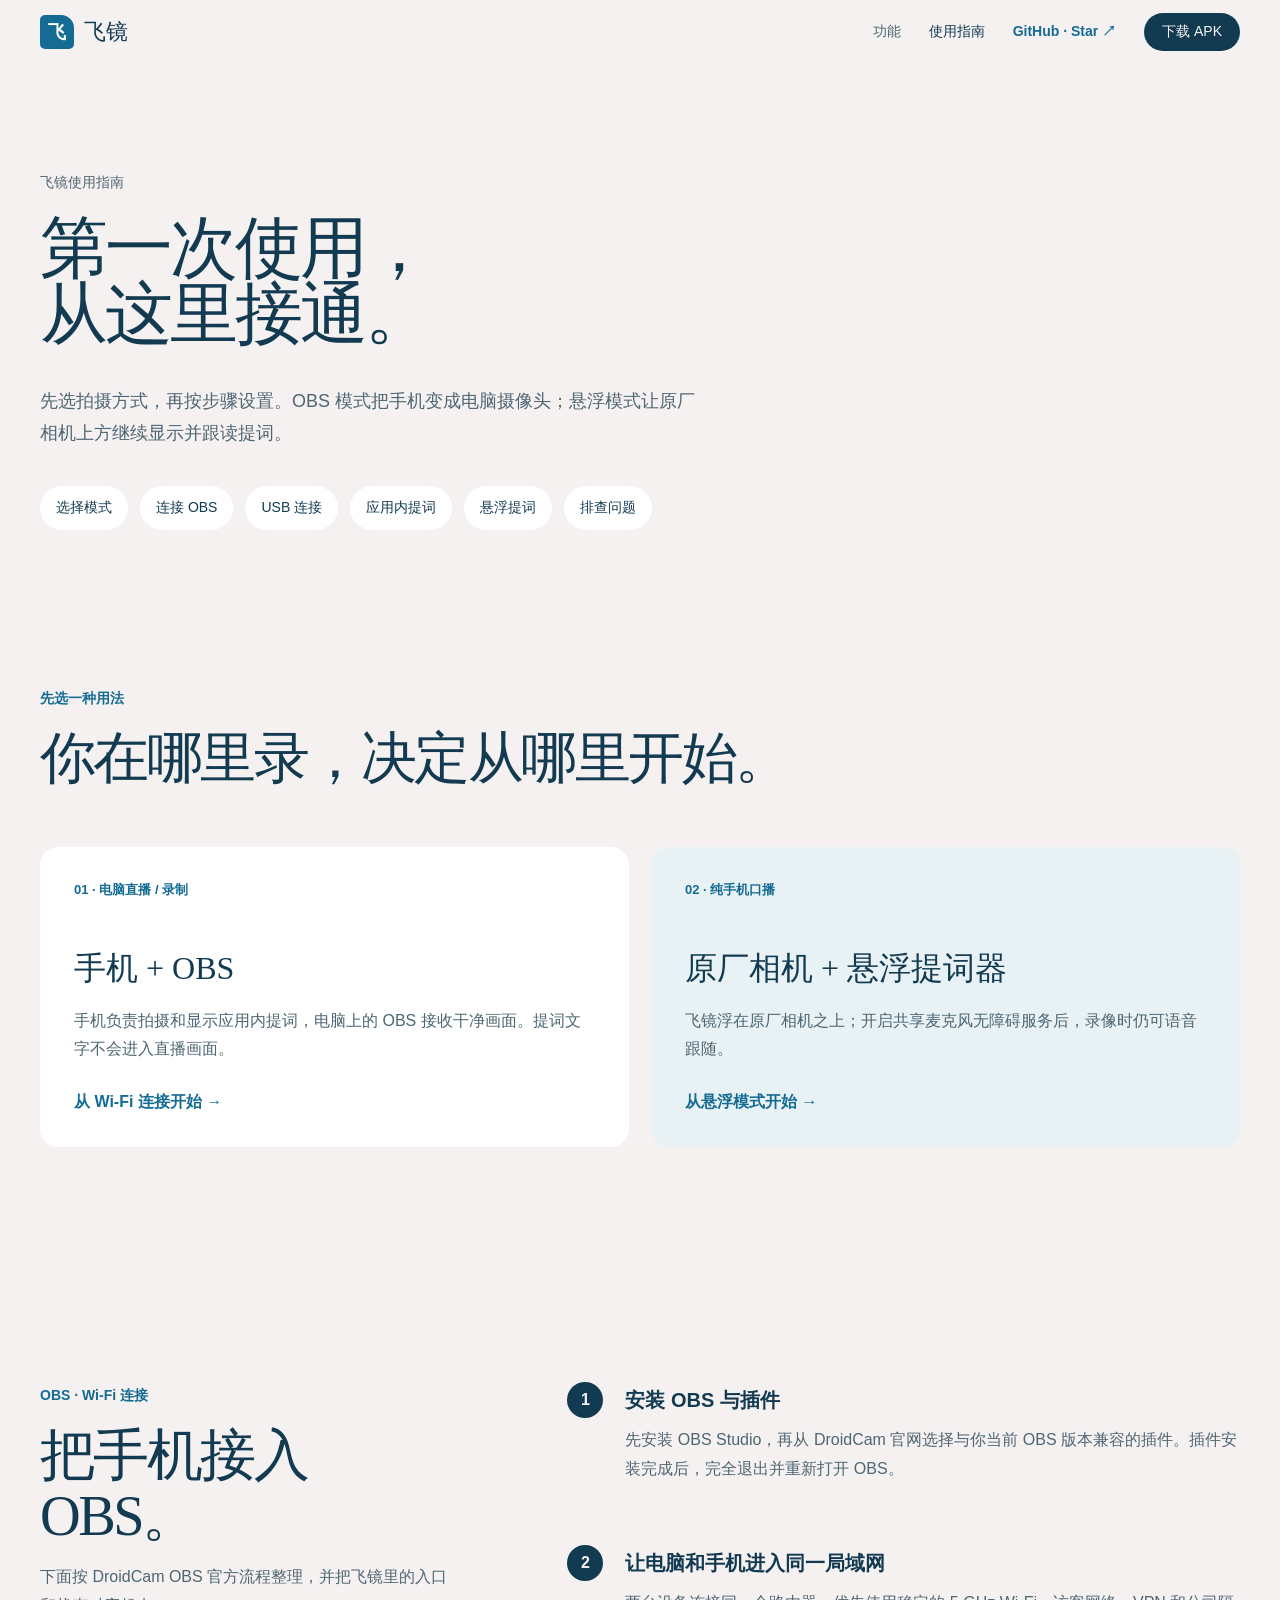
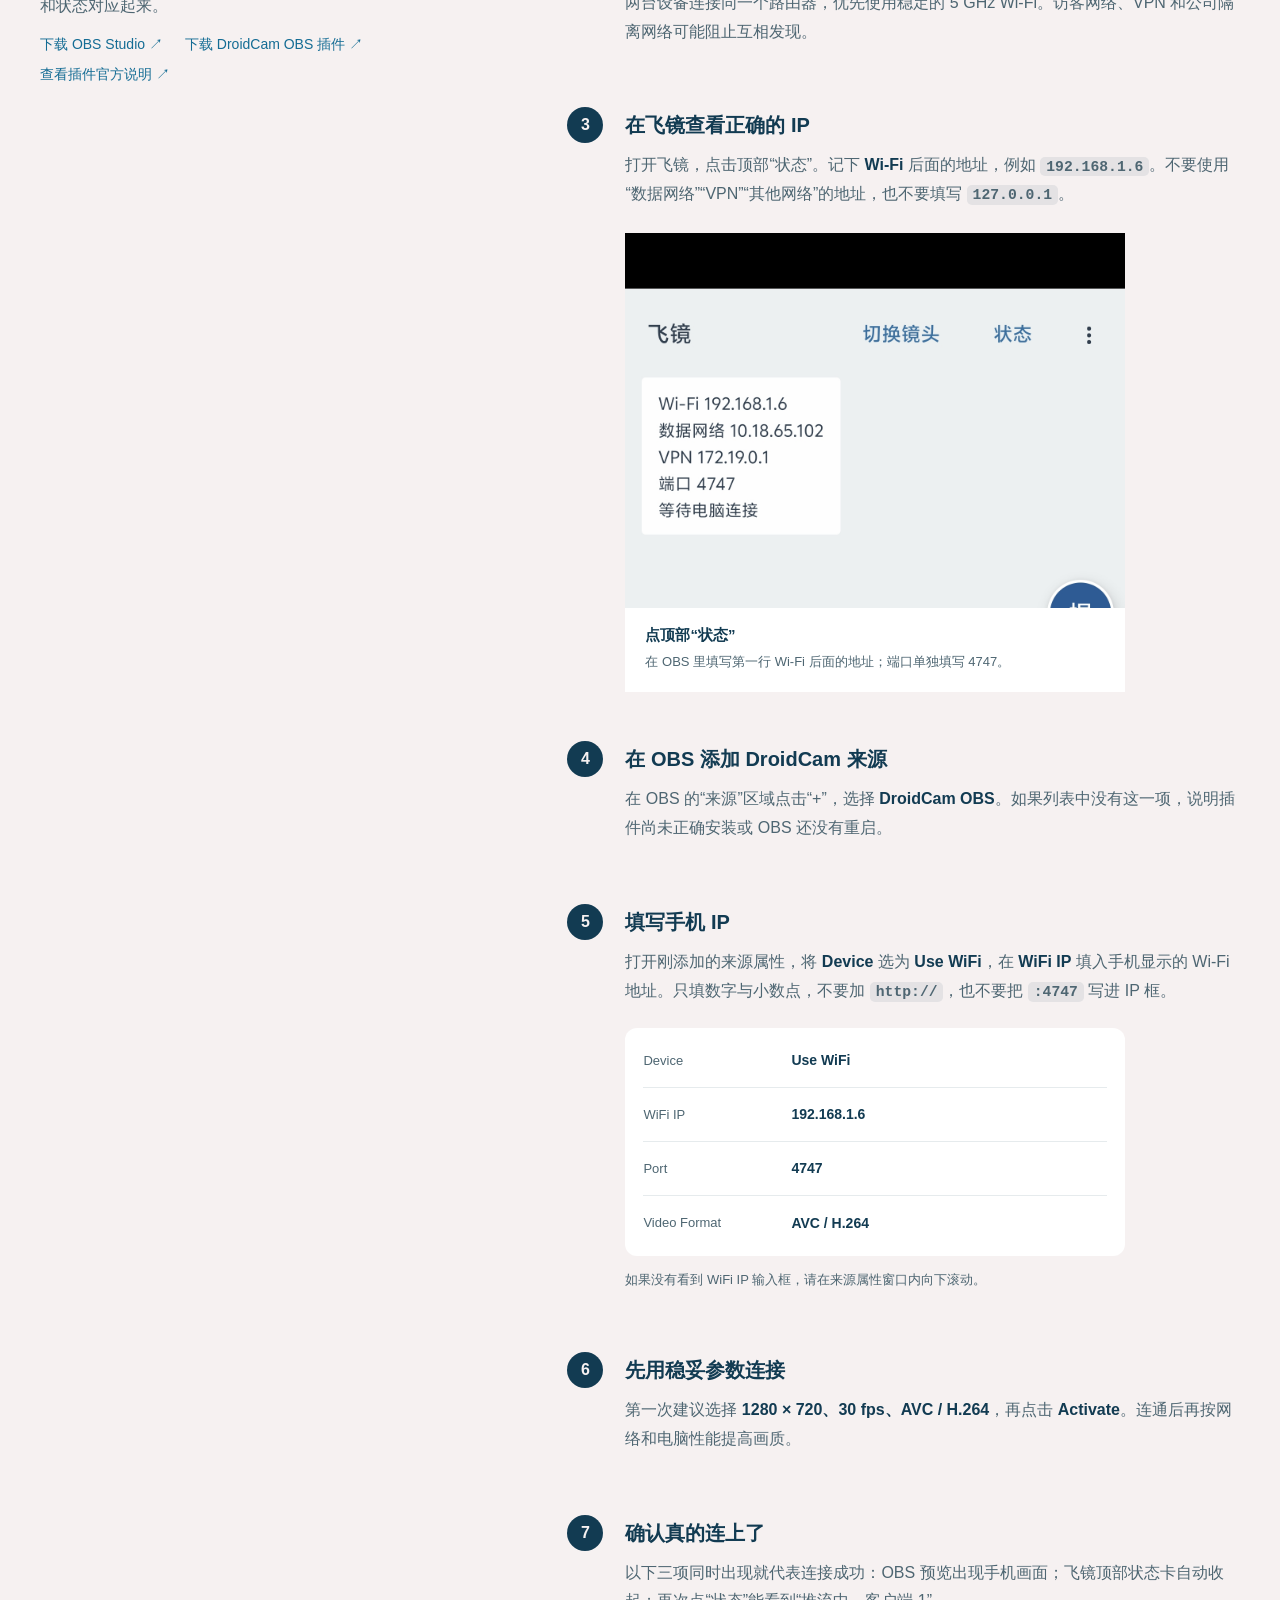
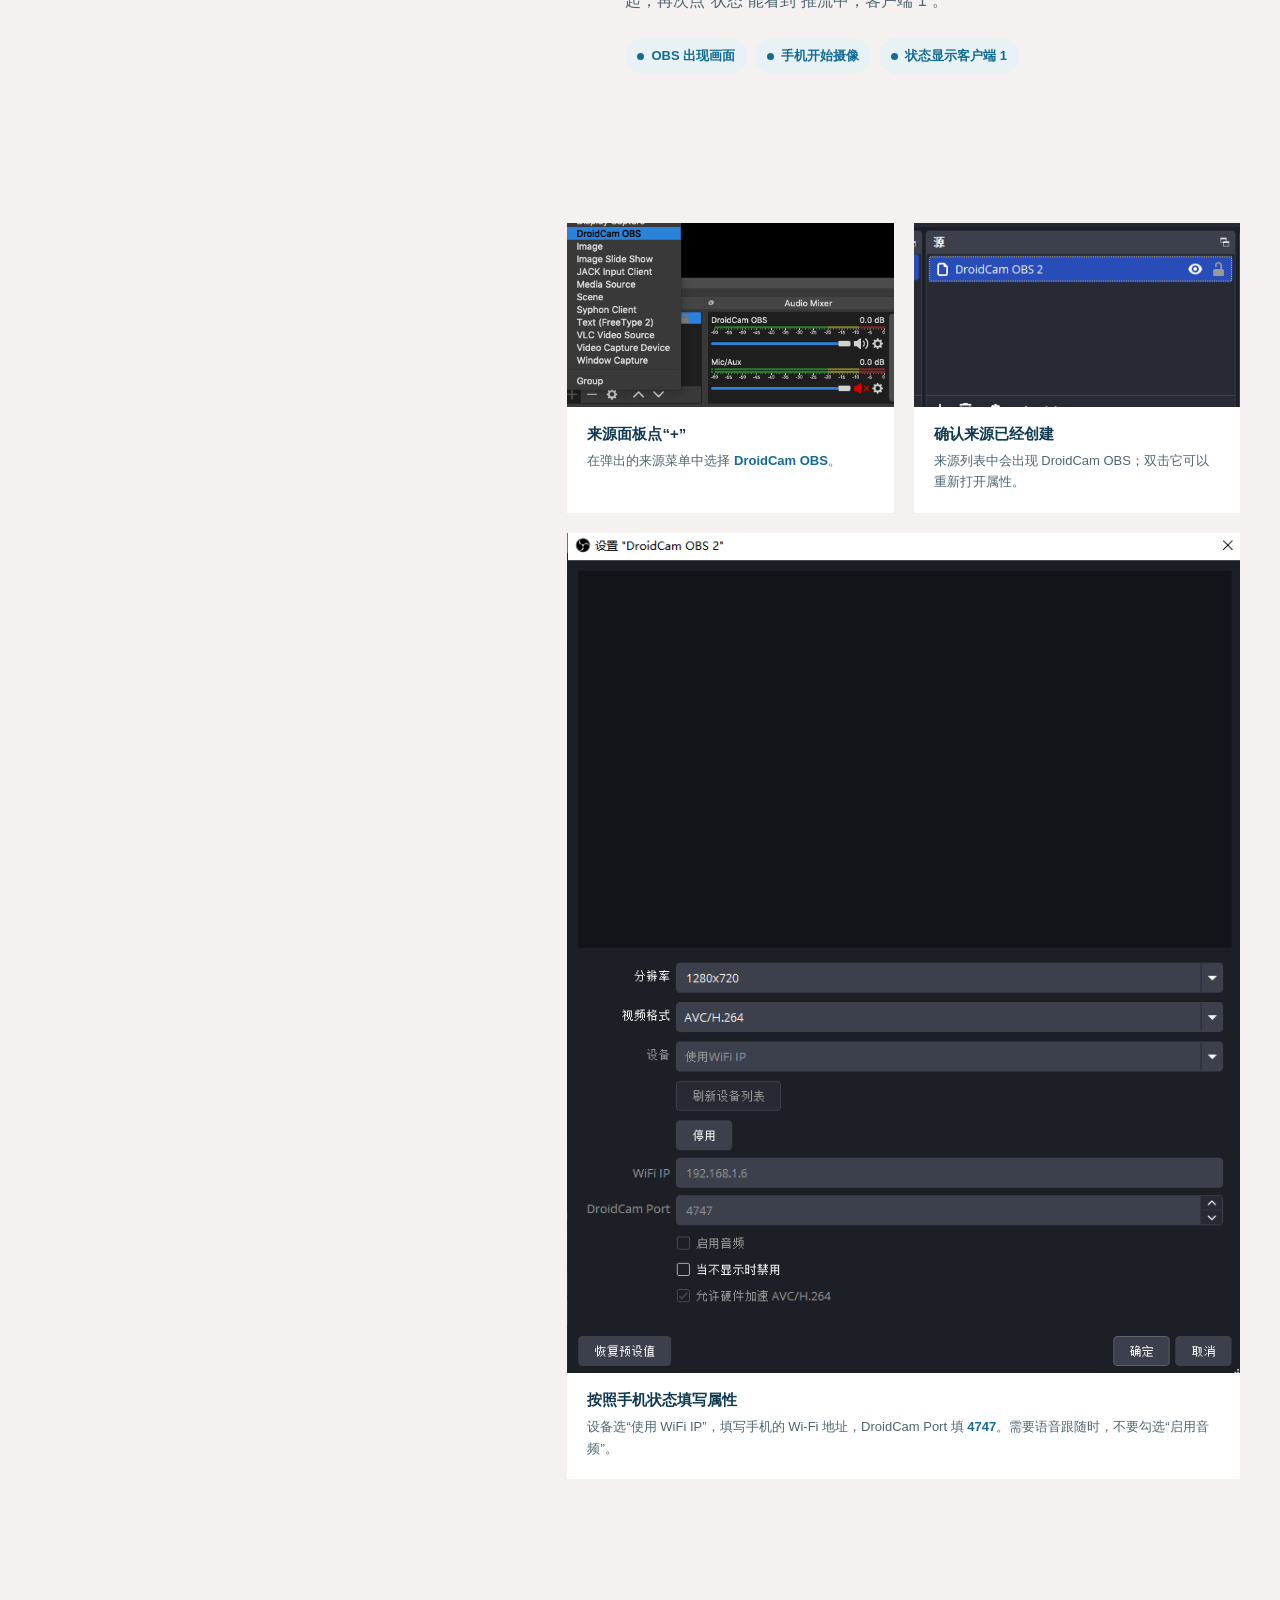
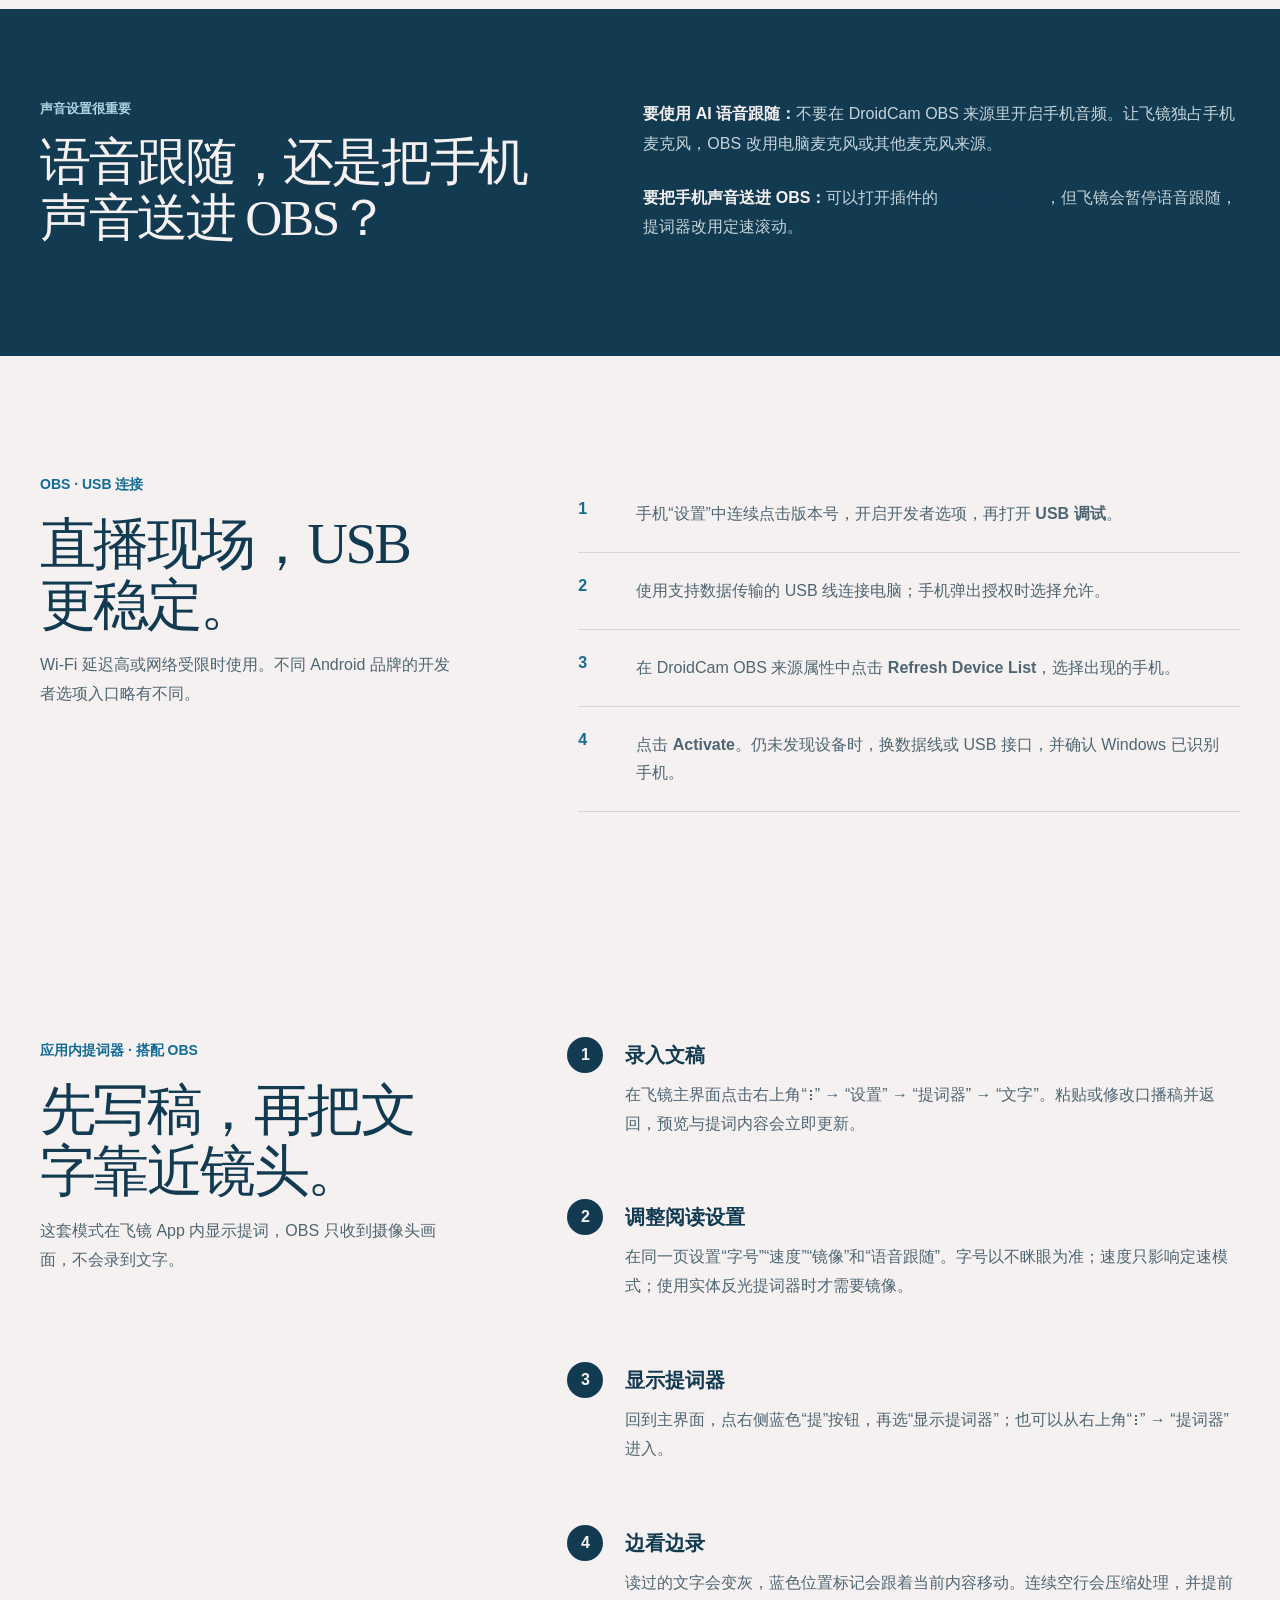
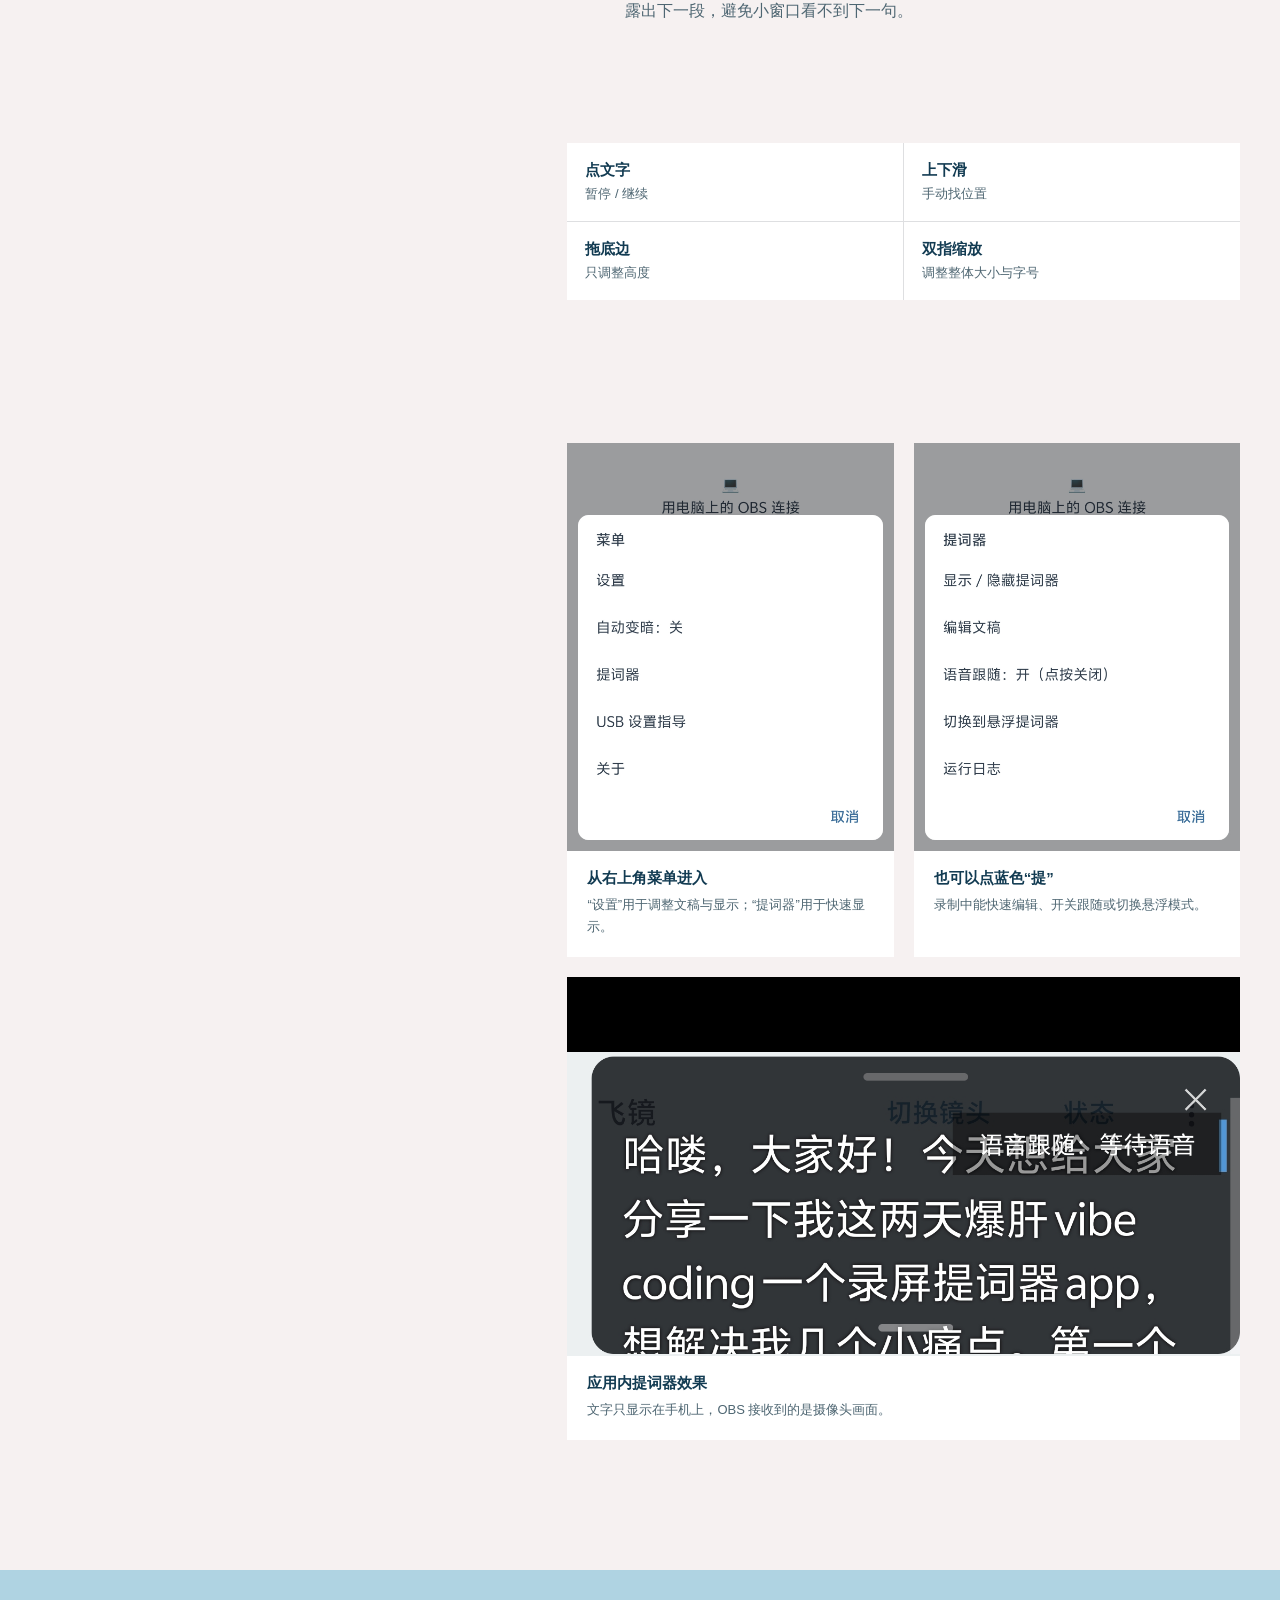
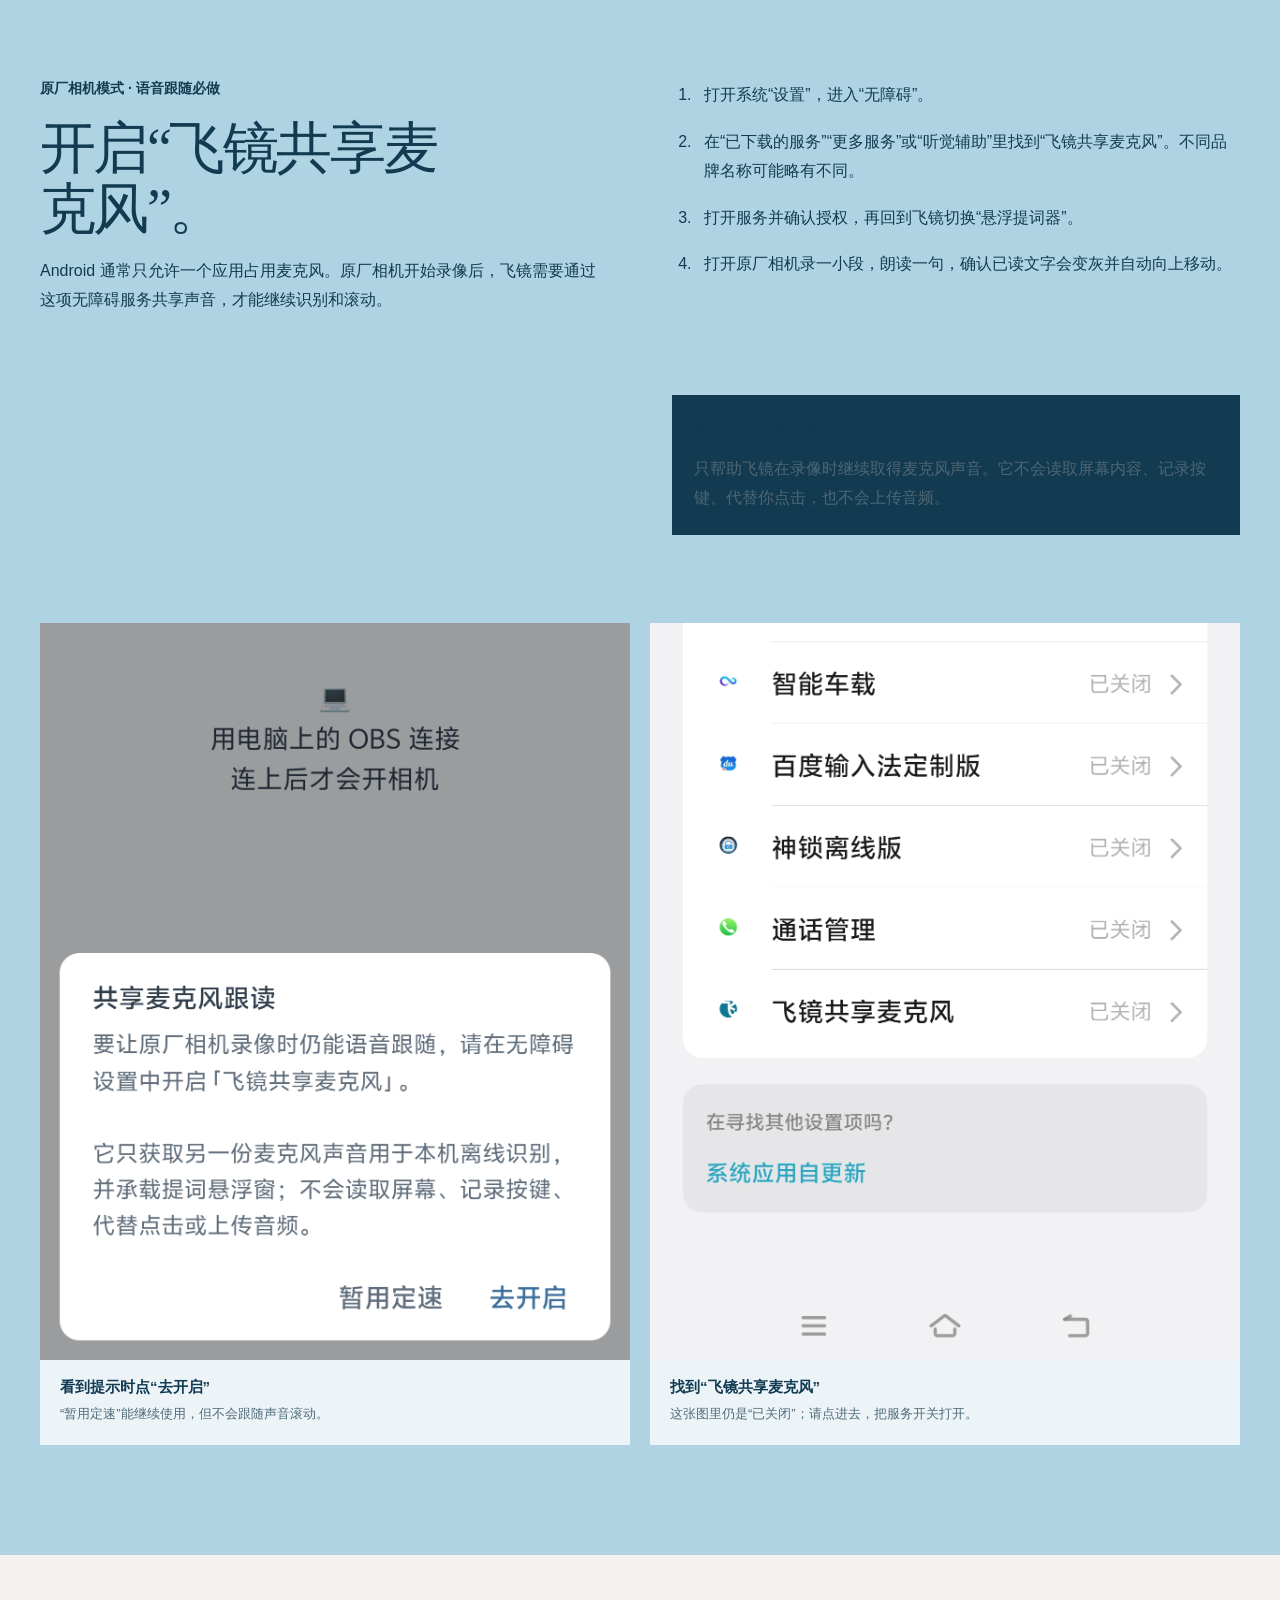
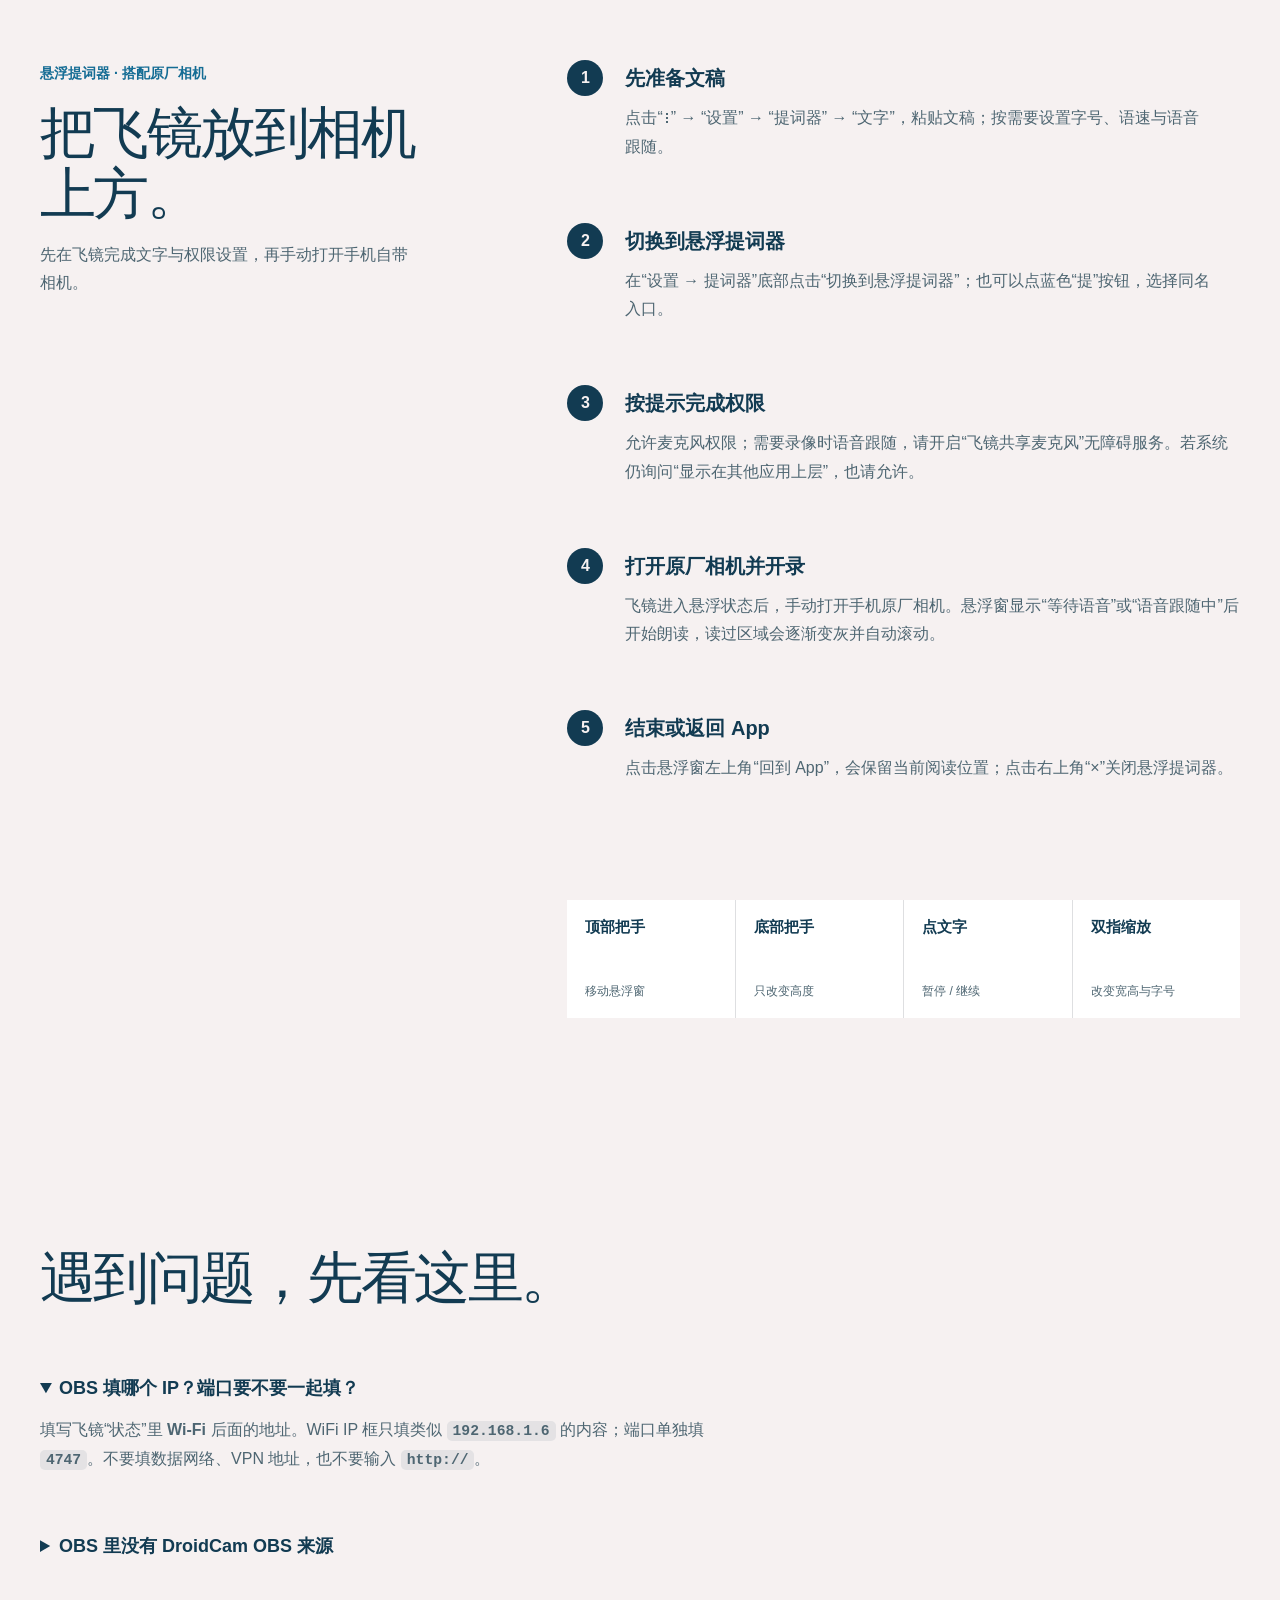
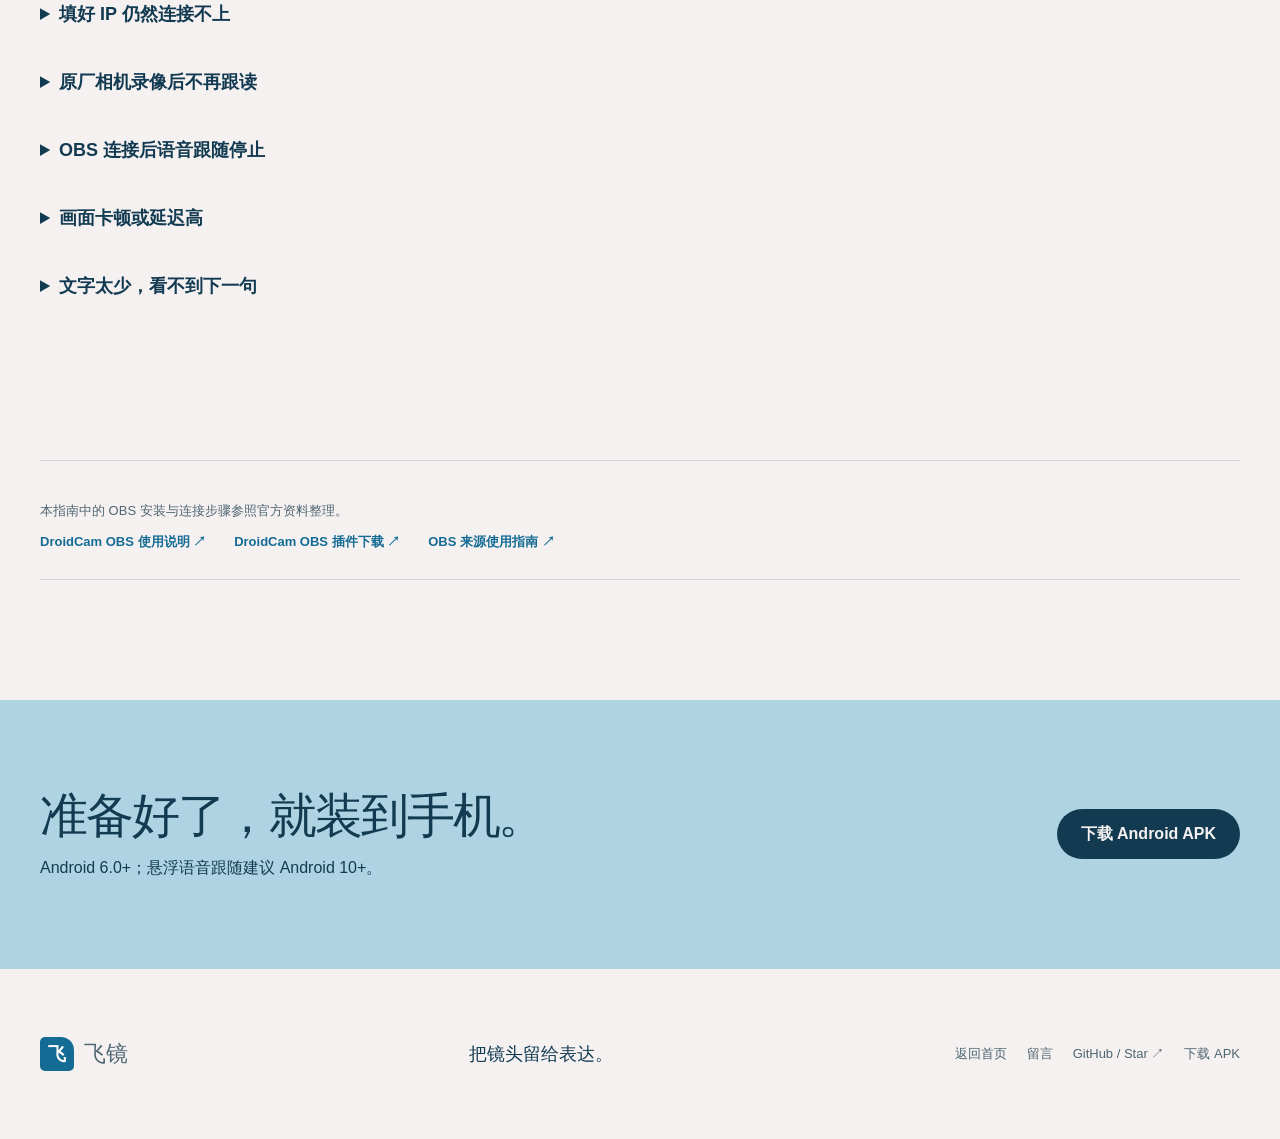
<file: guide.html>
<!doctype html>
<html lang="zh-CN">
<head>
  <meta charset="utf-8">
  <meta name="viewport" content="width=device-width, initial-scale=1">
  <meta name="theme-color" content="#f6f1f1">
  <meta name="description" content="飞镜完整使用指南：连接 OBS、填写手机 IP、配置 USB、开启应用内与悬浮提词器，以及语音跟随排查。">
  <title>使用指南 · 飞镜</title>
  <link rel="icon" href="assets/favicon.svg" type="image/svg+xml">
  <link rel="stylesheet" href="assets/styles.css">
  <script src="site-config.js"></script>
  <script src="assets/app.js" defer></script>
</head>
<body class="guide-page">
  <a class="skip-link" href="#guide-content">跳到正文</a>
  <header class="site-header">
    <nav class="nav-wrap" aria-label="主导航">
      <a class="brand" href="index.html"><span class="brand-mark" aria-hidden="true">飞</span><span>飞镜</span></a>
      <div class="nav-links"><a href="index.html#modes">功能</a><a class="is-current" href="guide.html">使用指南</a><a class="github-link" data-repository-link href="https://github.com/blackjuly/FlyLens" target="_blank" rel="noopener noreferrer">GitHub · Star ↗</a><a class="nav-download" id="navDownload" href="#download">下载 APK</a></div>
    </nav>
  </header>

  <main id="guide-content">
    <section class="guide-hero section-wide">
      <p class="context-line">飞镜使用指南</p>
      <h1>第一次使用，<br>从这里接通。</h1>
      <p>先选拍摄方式，再按步骤设置。OBS 模式把手机变成电脑摄像头；悬浮模式让原厂相机上方继续显示并跟读提词。</p>
      <nav class="guide-jump" aria-label="本页目录">
        <a href="#choose-mode">选择模式</a><a href="#obs">连接 OBS</a><a href="#usb">USB 连接</a><a href="#teleprompter">应用内提词</a><a href="#overlay">悬浮提词</a><a href="#troubleshooting">排查问题</a>
      </nav>
    </section>

    <section class="mode-decision section-wide" id="choose-mode">
      <div class="chapter-heading"><span>先选一种用法</span><h2>你在哪里录，决定从哪里开始。</h2></div>
      <div class="mode-paths">
        <article><span>01 · 电脑直播 / 录制</span><h3>手机 + OBS</h3><p>手机负责拍摄和显示应用内提词，电脑上的 OBS 接收干净画面。提词文字不会进入直播画面。</p><a href="#obs">从 Wi-Fi 连接开始 →</a></article>
        <article><span>02 · 纯手机口播</span><h3>原厂相机 + 悬浮提词器</h3><p>飞镜浮在原厂相机之上；开启共享麦克风无障碍服务后，录像时仍可语音跟随。</p><a href="#overlay">从悬浮模式开始 →</a></article>
      </div>
    </section>

    <section class="guide-chapter section-wide" id="obs">
      <div class="chapter-heading">
        <span>OBS · Wi-Fi 连接</span>
        <h2>把手机接入 OBS。</h2>
        <p>下面按 DroidCam OBS 官方流程整理，并把飞镜里的入口和状态对应起来。</p>
        <div class="external-actions"><a href="https://obsproject.com/download" target="_blank" rel="noopener noreferrer">下载 OBS Studio ↗</a><a href="https://droidcam.app/obs/" target="_blank" rel="noopener noreferrer">下载 DroidCam OBS 插件 ↗</a><a href="https://www.droidcam.app/obs/usage/" target="_blank" rel="noopener noreferrer">查看插件官方说明 ↗</a></div>
      </div>
      <ol class="instruction-list instruction-list-detailed">
        <li><strong>安装 OBS 与插件</strong><p>先安装 OBS Studio，再从 DroidCam 官网选择与你当前 OBS 版本兼容的插件。插件安装完成后，完全退出并重新打开 OBS。</p></li>
        <li><strong>让电脑和手机进入同一局域网</strong><p>两台设备连接同一个路由器，优先使用稳定的 5 GHz Wi-Fi。访客网络、VPN 和公司隔离网络可能阻止互相发现。</p></li>
        <li><strong>在飞镜查看正确的 IP</strong><p>打开飞镜，点击顶部“状态”。记下 <em>Wi-Fi</em> 后面的地址，例如 <code>192.168.1.6</code>。不要使用“数据网络”“VPN”“其他网络”的地址，也不要填写 <code>127.0.0.1</code>。</p><figure class="guide-shot shot-status"><img src="assets/screenshots/wifi-status.png" alt="飞镜主界面的状态卡，依次显示 Wi-Fi 地址、数据网络地址、VPN 地址、端口 4747 和等待电脑连接" loading="lazy"><figcaption><strong>点顶部“状态”</strong><span>在 OBS 里填写第一行 Wi-Fi 后面的地址；端口单独填写 4747。</span></figcaption></figure></li>
        <li><strong>在 OBS 添加 DroidCam 来源</strong><p>在 OBS 的“来源”区域点击“+”，选择 <em>DroidCam OBS</em>。如果列表中没有这一项，说明插件尚未正确安装或 OBS 还没有重启。</p></li>
        <li><strong>填写手机 IP</strong><p>打开刚添加的来源属性，将 <em>Device</em> 选为 <em>Use WiFi</em>，在 <em>WiFi IP</em> 填入手机显示的 Wi-Fi 地址。只填数字与小数点，不要加 <code>http://</code>，也不要把 <code>:4747</code> 写进 IP 框。</p><div class="obs-settings-example" aria-label="OBS 设置示例"><div><span>Device</span><strong>Use WiFi</strong></div><div><span>WiFi IP</span><strong>192.168.1.6</strong></div><div><span>Port</span><strong>4747</strong></div><div><span>Video Format</span><strong>AVC / H.264</strong></div></div><p class="plain-note">如果没有看到 WiFi IP 输入框，请在来源属性窗口内向下滚动。</p></li>
        <li><strong>先用稳妥参数连接</strong><p>第一次建议选择 <em>1280 × 720、30 fps、AVC / H.264</em>，再点击 <em>Activate</em>。连通后再按网络和电脑性能提高画质。</p></li>
        <li><strong>确认真的连上了</strong><p>以下三项同时出现就代表连接成功：OBS 预览出现手机画面；飞镜顶部状态卡自动收起；再次点“状态”能看到“推流中，客户端 1”。</p><div class="success-check"><span>OBS 出现画面</span><span>手机开始摄像</span><span>状态显示客户端 1</span></div></li>
      </ol>
      <div class="obs-shot-sequence">
        <figure class="guide-shot shot-obs-add"><img src="assets/screenshots/obs-add-source.png" alt="OBS 来源面板点击加号后，在菜单顶部选择 DroidCam OBS" loading="lazy"><figcaption><strong>来源面板点“+”</strong><span>在弹出的来源菜单中选择 <b>DroidCam OBS</b>。</span></figcaption></figure>
        <figure class="guide-shot shot-obs-created"><img src="assets/screenshots/obs-source-created.png" alt="OBS 来源面板中已经创建并选中的 DroidCam OBS 2 来源" loading="lazy"><figcaption><strong>确认来源已经创建</strong><span>来源列表中会出现 DroidCam OBS；双击它可以重新打开属性。</span></figcaption></figure>
        <figure class="guide-shot shot-obs-properties"><img src="assets/screenshots/obs-source-properties.png" alt="Windows 版 DroidCam OBS 属性窗口，显示 1280x720、AVC H.264、使用 WiFi IP、192.168.1.6 和端口 4747" loading="lazy"><figcaption><strong>按照手机状态填写属性</strong><span>设备选“使用 WiFi IP”，填写手机的 Wi-Fi 地址，DroidCam Port 填 <b>4747</b>。需要语音跟随时，不要勾选“启用音频”。</span></figcaption></figure>
      </div>
    </section>

    <section class="choice-note">
      <div class="section-wide">
        <div><span>声音设置很重要</span><h2>语音跟随，还是把手机声音送进 OBS？</h2></div>
        <div><p><strong>要使用 AI 语音跟随：</strong>不要在 DroidCam OBS 来源里开启手机音频。让飞镜独占手机麦克风，OBS 改用电脑麦克风或其他麦克风来源。</p><p><strong>要把手机声音送进 OBS：</strong>可以打开插件的 <em>Enable Audio</em>，但飞镜会暂停语音跟随，提词器改用定速滚动。</p></div>
      </div>
    </section>

    <section class="usb-guide section-wide" id="usb">
      <div class="chapter-heading"><span>OBS · USB 连接</span><h2>直播现场，USB 更稳定。</h2><p>Wi-Fi 延迟高或网络受限时使用。不同 Android 品牌的开发者选项入口略有不同。</p></div>
      <ol>
        <li><p>手机“设置”中连续点击版本号，开启开发者选项，再打开 <strong>USB 调试</strong>。</p></li>
        <li><p>使用支持数据传输的 USB 线连接电脑；手机弹出授权时选择允许。</p></li>
        <li><p>在 DroidCam OBS 来源属性中点击 <strong>Refresh Device List</strong>，选择出现的手机。</p></li>
        <li><p>点击 <strong>Activate</strong>。仍未发现设备时，换数据线或 USB 接口，并确认 Windows 已识别手机。</p></li>
      </ol>
    </section>

    <section class="guide-chapter section-wide" id="teleprompter">
      <div class="chapter-heading"><span>应用内提词器 · 搭配 OBS</span><h2>先写稿，再把文字靠近镜头。</h2><p>这套模式在飞镜 App 内显示提词，OBS 只收到摄像头画面，不会录到文字。</p></div>
      <ol class="instruction-list instruction-list-detailed">
        <li><strong>录入文稿</strong><p>在飞镜主界面点击右上角“⋮” → “设置” → “提词器” → “文字”。粘贴或修改口播稿并返回，预览与提词内容会立即更新。</p></li>
        <li><strong>调整阅读设置</strong><p>在同一页设置“字号”“速度”“镜像”和“语音跟随”。字号以不眯眼为准；速度只影响定速模式；使用实体反光提词器时才需要镜像。</p></li>
        <li><strong>显示提词器</strong><p>回到主界面，点右侧蓝色“提”按钮，再选“显示提词器”；也可以从右上角“⋮” → “提词器”进入。</p></li>
        <li><strong>边看边录</strong><p>读过的文字会变灰，蓝色位置标记会跟着当前内容移动。连续空行会压缩处理，并提前露出下一段，避免小窗口看不到下一句。</p></li>
      </ol>
      <div class="gesture-list" aria-label="应用内提词器快捷操作"><span><strong>点文字</strong> 暂停 / 继续</span><span><strong>上下滑</strong> 手动找位置</span><span><strong>拖底边</strong> 只调整高度</span><span><strong>双指缩放</strong> 调整整体大小与字号</span></div>
      <div class="shot-sequence">
        <figure class="guide-shot shot-menu"><img src="assets/screenshots/overflow-menu.png" alt="飞镜右上角更多菜单，其中包含设置和提词器入口" loading="lazy"><figcaption><strong>从右上角菜单进入</strong><span>“设置”用于调整文稿与显示；“提词器”用于快速显示。</span></figcaption></figure>
        <figure class="guide-shot shot-menu"><img src="assets/screenshots/teleprompter-menu.png" alt="飞镜蓝色提字按钮打开的提词器菜单，包含显示隐藏、编辑文稿、语音跟随和悬浮提词器" loading="lazy"><figcaption><strong>也可以点蓝色“提”</strong><span>录制中能快速编辑、开关跟随或切换悬浮模式。</span></figcaption></figure>
        <figure class="guide-shot shot-result"><img src="assets/screenshots/in-app-teleprompter.png" alt="飞镜应用内提词器显示口播文稿，并提示语音跟随等待语音" loading="lazy"><figcaption><strong>应用内提词器效果</strong><span>文字只显示在手机上，OBS 接收到的是摄像头画面。</span></figcaption></figure>
      </div>
    </section>

    <section class="accessibility-guide" id="accessibility">
      <div class="section-wide accessibility-guide-inner">
        <div><span>原厂相机模式 · 语音跟随必做</span><h2>开启“飞镜共享麦克风”。</h2><p>Android 通常只允许一个应用占用麦克风。原厂相机开始录像后，飞镜需要通过这项无障碍服务共享声音，才能继续识别和滚动。</p></div>
        <ol><li>打开系统“设置”，进入“无障碍”。</li><li>在“已下载的服务”“更多服务”或“听觉辅助”里找到“飞镜共享麦克风”。不同品牌名称可能略有不同。</li><li>打开服务并确认授权，再回到飞镜切换“悬浮提词器”。</li><li>打开原厂相机录一小段，朗读一句，确认已读文字会变灰并自动向上移动。</li></ol>
        <div class="privacy-note"><strong>这项服务只做什么？</strong><p>只帮助飞镜在录像时继续取得麦克风声音。它不会读取屏幕内容、记录按键、代替你点击，也不会上传音频。</p></div>
        <div class="accessibility-shots">
          <figure class="guide-shot shot-dialog"><img src="assets/screenshots/accessibility-prompt.png" alt="飞镜提示开启共享麦克风跟读，提供暂用定速和去开启两个选项" loading="lazy"><figcaption><strong>看到提示时点“去开启”</strong><span>“暂用定速”能继续使用，但不会跟随声音滚动。</span></figcaption></figure>
          <figure class="guide-shot shot-list"><img src="assets/screenshots/accessibility-list.png" alt="手机系统无障碍服务列表，其中有飞镜共享麦克风且当前显示已关闭" loading="lazy"><figcaption><strong>找到“飞镜共享麦克风”</strong><span>这张图里仍是“已关闭”；请点进去，把服务开关打开。</span></figcaption></figure>
        </div>
      </div>
    </section>

    <section class="guide-chapter section-wide" id="overlay">
      <div class="chapter-heading"><span>悬浮提词器 · 搭配原厂相机</span><h2>把飞镜放到相机上方。</h2><p>先在飞镜完成文字与权限设置，再手动打开手机自带相机。</p></div>
      <ol class="instruction-list instruction-list-detailed">
        <li><strong>先准备文稿</strong><p>点击“⋮” → “设置” → “提词器” → “文字”，粘贴文稿；按需要设置字号、语速与语音跟随。</p></li>
        <li><strong>切换到悬浮提词器</strong><p>在“设置 → 提词器”底部点击“切换到悬浮提词器”；也可以点蓝色“提”按钮，选择同名入口。</p></li>
        <li><strong>按提示完成权限</strong><p>允许麦克风权限；需要录像时语音跟随，请开启“飞镜共享麦克风”无障碍服务。若系统仍询问“显示在其他应用上层”，也请允许。</p></li>
        <li><strong>打开原厂相机并开录</strong><p>飞镜进入悬浮状态后，手动打开手机原厂相机。悬浮窗显示“等待语音”或“语音跟随中”后开始朗读，读过区域会逐渐变灰并自动滚动。</p></li>
        <li><strong>结束或返回 App</strong><p>点击悬浮窗左上角“回到 App”，会保留当前阅读位置；点击右上角“×”关闭悬浮提词器。</p></li>
      </ol>
      <div class="overlay-controls"><div><strong>顶部把手</strong><span>移动悬浮窗</span></div><div><strong>底部把手</strong><span>只改变高度</span></div><div><strong>点文字</strong><span>暂停 / 继续</span></div><div><strong>双指缩放</strong><span>改变宽高与字号</span></div></div>
    </section>

    <section class="troubleshooting section-wide" id="troubleshooting">
      <h2>遇到问题，先看这里。</h2>
      <details open><summary>OBS 填哪个 IP？端口要不要一起填？</summary><p>填写飞镜“状态”里 <strong>Wi-Fi</strong> 后面的地址。WiFi IP 框只填类似 <code>192.168.1.6</code> 的内容；端口单独填 <code>4747</code>。不要填数据网络、VPN 地址，也不要输入 <code>http://</code>。</p></details>
      <details><summary>OBS 里没有 DroidCam OBS 来源</summary><p>重新确认安装的是与当前 OBS 版本兼容的 DroidCam OBS 插件，并在安装后完全重启 OBS。添加入口位于 OBS“来源”区域的“+”菜单。</p></details>
      <details><summary>填好 IP 仍然连接不上</summary><p>确认手机和电脑连接同一局域网，临时关闭 VPN，避免访客 Wi-Fi；点击 Activate 前先用 720p / 30 fps / H.264。若网络有设备隔离，改用 USB。</p></details>
      <details><summary>原厂相机录像后不再跟读</summary><p>检查“飞镜共享麦克风”无障碍服务、麦克风权限和悬浮窗权限是否都已开启。部分 vivo、OPPO、小米设备还需允许后台运行并关闭飞镜的省电限制。</p></details>
      <details><summary>OBS 连接后语音跟随停止</summary><p>检查 DroidCam OBS 来源是否开启了手机音频。手机音频推流会占用麦克风，此时飞镜自动暂停语音跟随。关闭 Enable Audio，并在 OBS 中改用电脑麦克风即可恢复。</p></details>
      <details><summary>画面卡顿或延迟高</summary><p>先降低到 1280 × 720、30 fps，使用 H.264，并优先连接 5 GHz Wi-Fi；直播环境建议使用 USB 或稳定局域网。</p></details>
      <details><summary>文字太少，看不到下一句</summary><p>拖动提词器底部把手可只增加高度；飞镜也会压缩连续空行，并在当前段落读完时提前露出下一段。双指缩放会同时改变窗口与字号。</p></details>
    </section>

    <section class="official-reference section-wide">
      <p>本指南中的 OBS 安装与连接步骤参照官方资料整理。</p>
      <div><a href="https://www.droidcam.app/obs/usage/" target="_blank" rel="noopener noreferrer">DroidCam OBS 使用说明 ↗</a><a href="https://droidcam.app/obs/" target="_blank" rel="noopener noreferrer">DroidCam OBS 插件下载 ↗</a><a href="https://obsproject.com/kb/sources-guide" target="_blank" rel="noopener noreferrer">OBS 来源使用指南 ↗</a></div>
    </section>

    <section class="guide-download" id="download"><div class="section-wide"><div><h2>准备好了，就装到手机。</h2><p>Android 6.0+；悬浮语音跟随建议 Android 10+。</p></div><a class="dark-button" id="downloadButton" href="#download">下载 Android APK</a></div></section>
  </main>

  <footer class="section-wide"><a class="brand" href="index.html"><span class="brand-mark" aria-hidden="true">飞</span><span>飞镜</span></a><p>把镜头留给表达。</p><nav aria-label="页脚导航"><a href="index.html">返回首页</a><a href="index.html#comments">留言</a><a data-repository-link href="https://github.com/blackjuly/FlyLens" target="_blank" rel="noopener noreferrer">GitHub / Star ↗</a><a id="footerDownload" href="#download">下载 APK</a></nav></footer>
  <div class="toast" id="toast" role="status" aria-live="polite"></div>
</body>
</html>
</file>
<file: assets/styles.css>
:root{--ink:#f6f1f1;--surface:#ffffff;--raised:#e8f1f4;--paper:#123b52;--muted:#4e6672;--faint:#667d87;--blue:#afd3e2;--accent:#146c94;--blue-dark:#123b52;--display:"STKaiti","KaiTi",serif;--body:"Noto Sans SC","Microsoft YaHei",sans-serif;--ease:cubic-bezier(.16,1,.3,1)}
*{box-sizing:border-box}html{scroll-behavior:smooth}body{margin:0;background:var(--ink);color:var(--paper);font-family:var(--body);-webkit-font-smoothing:antialiased;overflow-x:hidden}a{color:inherit}button,a{-webkit-tap-highlight-color:transparent}button{font:inherit}.section-wide{width:min(1200px,calc(100% - 48px));margin-inline:auto}.skip-link{position:fixed;z-index:99;top:12px;left:12px;padding:10px 14px;background:var(--paper);color:var(--ink);transform:translateY(-180%)}.skip-link:focus{transform:none}.site-header{position:sticky;top:0;z-index:20;background:rgba(0,31,63,.96)}.nav-wrap{width:min(1200px,calc(100% - 48px));height:64px;margin:auto;display:flex;align-items:center;justify-content:space-between}.brand{display:inline-flex;align-items:center;gap:10px;text-decoration:none;font:500 22px var(--display)}.brand-mark{width:34px;height:34px;display:grid;place-items:center;background:var(--blue);color:var(--blue-dark);font:800 18px var(--body);border-radius:5px 13px 5px 5px}.nav-links{display:flex;align-items:center;gap:28px}.nav-links a{text-decoration:none;color:var(--muted);font-size:14px}.nav-links a:hover,.nav-links .is-current{color:var(--paper)}.nav-links .nav-download{height:38px;padding:0 18px;display:flex;align-items:center;border-radius:999px;background:var(--paper);color:var(--ink)}
h1,h2,h3,p{text-wrap:pretty}h1,h2{font-family:var(--display);font-weight:500;letter-spacing:-.045em}h1{margin:0;font-size:clamp(58px,6.4vw,96px);line-height:.98}h2{margin:0;font-size:clamp(40px,4.4vw,66px);line-height:1.08}.context-line{margin:0 0 24px;color:var(--muted);font-size:14px}.hero{min-height:790px;display:grid;grid-template-columns:.9fr 1.1fr;gap:7vw;align-items:center;padding:78px 0 88px}.hero-lede{max-width:520px;margin:34px 0 0;color:var(--muted);font-size:18px;line-height:1.85}.hero-actions{display:flex;align-items:center;gap:28px;margin-top:38px}.primary-button,.dark-button{min-height:50px;display:inline-flex;align-items:center;justify-content:center;padding:0 24px;border:0;border-radius:999px;background:var(--paper);color:var(--ink);font-weight:700;text-decoration:none;transition:transform 180ms var(--ease),background 180ms ease}.primary-button:hover,.dark-button:hover{transform:translateY(-2px)}.primary-button:focus-visible,.dark-button:focus-visible,a:focus-visible,button:focus-visible,summary:focus-visible{outline:3px solid var(--blue);outline-offset:4px}.text-link{font-weight:700;text-decoration:none}.text-link span{display:inline-block;transition:transform 180ms ease}.text-link:hover span{transform:translateX(5px)}.compatibility{margin:18px 0 0;color:var(--faint);font-size:13px}
.product-stage{min-height:630px;position:relative;overflow:hidden;padding:34px;background:var(--blue);color:var(--blue-dark);clip-path:inset(0 100% 0 0);animation:shutter 1.15s var(--ease) .15s forwards}.stage-copy{display:flex;justify-content:space-between;align-items:flex-start;gap:20px}.stage-copy span{font-size:13px;font-weight:700}.stage-copy strong{max-width:240px;text-align:right;font-size:19px}.mode-switch{display:inline-flex;margin-top:32px;padding:4px;background:var(--blue-dark);border-radius:999px}.mode-switch button{min-height:42px;padding:0 18px;border:0;border-radius:999px;background:transparent;color:var(--muted);cursor:pointer}.mode-switch button.is-active{background:var(--paper);color:var(--ink)}.camera-canvas{position:absolute;left:34px;right:34px;top:158px;bottom:34px;overflow:hidden;background:#0c0e10;color:var(--paper);transition:background 260ms ease}.camera-top{height:54px;padding:0 18px;display:flex;align-items:center;justify-content:space-between;background:#f0f2f3;color:#23303a;font-size:12px;font-weight:700}.lens-field{position:absolute;inset:54px 0 0;background:#20262b}.lens-field:before,.lens-field:after{content:"";position:absolute}.lens-field:before{width:220px;height:220px;left:calc(50% - 110px);top:65px;background:#333d43;border-radius:50%}.lens-field:after{width:150px;height:190px;left:calc(50% - 75px);top:96px;background:#6f7b81;border-radius:48% 48% 24% 24%}.lens-field span{position:absolute;z-index:1;width:86px;height:86px;left:calc(50% - 43px);top:107px;background:#121619;border-radius:50%}.lens-field i{position:absolute;z-index:2;width:30px;height:30px;left:calc(50% - 15px);top:135px;background:var(--blue);border-radius:50%}.teleprompter-panel{position:absolute;z-index:3;left:28px;right:28px;top:110px;max-height:238px;overflow:hidden;padding:36px 24px 22px;background:rgba(5,6,7,.9);border-radius:20px}.teleprompter-panel p{margin:0 0 10px;font-size:19px;font-weight:700;line-height:1.58}.teleprompter-panel .read-text{color:#676d72}.teleprompter-panel .next-text{color:#aeb3b7}.prompt-state{position:absolute;top:13px;left:24px;color:#b8dcf5;font-size:11px}.prompt-state span,.obs-output span,.connection-state span{display:inline-block;width:7px;height:7px;margin-right:7px;background:var(--blue);border-radius:50%}.obs-output{position:absolute;z-index:4;left:18px;bottom:16px;padding:10px 13px;background:var(--paper);color:var(--ink);font-size:11px;font-weight:800;border-radius:999px}.camera-canvas.is-camera .obs-output{background:#ffd859}.camera-canvas.is-camera .obs-output span{background:#111}.camera-canvas.is-camera .teleprompter-panel{left:46px;right:46px;top:95px}.camera-canvas.is-camera .camera-top span:first-child{color:transparent}
@keyframes shutter{to{clip-path:inset(0)}}
.mode-section{padding:150px 0;display:grid;grid-template-columns:.78fr 1.22fr;gap:9vw}.section-intro p{max-width:390px;margin:28px 0 0;color:var(--muted);line-height:1.8}.mode-rows article{padding:30px 0 38px}.mode-rows article+article{margin-top:24px}.mode-rows h3{margin:0 0 14px;font-size:26px}.mode-rows p{max-width:620px;margin:0 0 18px;color:var(--muted);font-size:16px;line-height:1.8}.mode-rows span,.mode-rows a{color:var(--blue);font-size:14px;text-decoration:none}.accessibility-band{background:var(--blue);color:var(--blue-dark);padding:100px 24px}.accessibility-inner{width:min(1200px,100%);margin:auto;display:grid;grid-template-columns:1.08fr .92fr;gap:9vw}.accessibility-band h2{max-width:680px}.accessibility-band p{margin:0 0 20px;line-height:1.8}.accessibility-band>div>div:first-child>p{font-size:14px;font-weight:800}.accessibility-band .dark-button,.guide-download .dark-button{background:var(--blue-dark);color:var(--paper)}
.setup-section{padding:150px 0;display:grid;grid-template-columns:.9fr 1.1fr;gap:9vw;align-items:center}.setup-copy>p{max-width:490px;margin:30px 0;color:var(--muted);line-height:1.85}.external-actions{display:flex;flex-wrap:wrap;gap:12px 22px}.external-actions a{color:var(--blue);text-decoration:none;font-size:14px}.obs-fragment{overflow:hidden;background:var(--surface);border-radius:18px}.obs-bar{height:58px;padding:0 22px;display:flex;align-items:center;justify-content:space-between;background:#24272a}.obs-bar span{color:var(--muted);font-size:13px}.obs-body{padding:24px;display:grid;grid-template-columns:88px 1fr;gap:14px 18px;align-items:center}.obs-body label{color:var(--muted);font-size:13px}.select-like,.switch-like{height:44px;padding:0 14px;display:flex;align-items:center;justify-content:space-between;background:var(--raised);border-radius:8px;font-size:13px}.switch-like i{width:34px;height:20px;position:relative;background:var(--blue);border-radius:999px}.switch-like i:after{content:"";position:absolute;width:14px;height:14px;right:3px;top:3px;background:var(--paper);border-radius:50%}.connection-state{grid-column:2;color:var(--muted);font-size:12px}.privacy-section{padding:120px 0 150px;display:grid;grid-template-columns:1.15fr .85fr;gap:9vw;align-items:end}.statement{max-width:680px;margin:0;font-family:var(--display);font-size:clamp(42px,5vw,74px);line-height:1.1}.privacy-section>div p{color:var(--muted);line-height:1.8}.privacy-section h2{font:700 24px var(--body);letter-spacing:0}.faq{padding:20px 0 150px;display:grid;grid-template-columns:.8fr 1.2fr;gap:8vw}.faq h2{font-size:48px}.faq-list details,.troubleshooting details{padding:22px 0}.faq-list summary,.troubleshooting summary{cursor:pointer;font-size:18px;font-weight:700}.faq-list p,.troubleshooting p{max-width:680px;color:var(--muted);line-height:1.8}.guide-link{grid-column:2;margin-top:10px}.download-close{min-height:670px;padding:90px 24px;display:grid;align-items:center;background:var(--blue);color:var(--blue-dark)}.download-close-inner{width:min(1200px,100%);margin:auto;display:grid;grid-template-columns:1fr 1fr;gap:9vw;align-items:center}.download-ticket{display:flex;align-items:center;gap:28px}.download-ticket img{width:min(220px,45%);background:#fff;padding:12px}.download-ticket>div{display:grid;gap:12px}.download-ticket button{border:0;background:transparent;color:var(--blue-dark);font-weight:700;text-decoration:underline;cursor:pointer}.download-ticket span{font-size:12px}.download-close h2{font-size:clamp(62px,7vw,104px)}footer{min-height:170px;display:grid;grid-template-columns:1fr 1fr 1fr;align-items:center;color:var(--muted);font-size:13px}footer>p{text-align:center;font-family:var(--display);font-size:18px;color:var(--paper)}footer nav{display:flex;justify-content:flex-end;gap:22px}footer nav a{text-decoration:none}.toast{position:fixed;z-index:50;left:50%;bottom:26px;padding:12px 18px;background:var(--paper);color:var(--ink);border-radius:999px;opacity:0;transform:translate(-50%,16px);pointer-events:none;transition:opacity 180ms ease,transform 180ms var(--ease)}.toast.show{opacity:1;transform:translate(-50%,0)}
.guide-hero{padding:110px 0 130px}.guide-hero>p:not(.context-line){max-width:660px;margin:36px 0;color:var(--muted);font-size:18px;line-height:1.8}.guide-jump{display:flex;flex-wrap:wrap;gap:12px}.guide-jump a{min-height:44px;display:flex;align-items:center;padding:0 16px;background:var(--surface);border-radius:999px;text-decoration:none;font-size:14px}.guide-chapter{padding:110px 0 130px;display:grid;grid-template-columns:.76fr 1.24fr;gap:9vw}.chapter-heading>span,.accessibility-guide-inner>div>span{display:block;margin-bottom:20px;color:var(--blue);font-size:14px;font-weight:700}.chapter-heading>p{color:var(--muted);line-height:1.8}.instruction-list{margin:0;padding:0;list-style:none;counter-reset:steps}.instruction-list li{position:relative;padding:0 0 40px 58px;counter-increment:steps}.instruction-list li:before{content:counter(steps);position:absolute;left:0;top:-5px;width:36px;height:36px;display:grid;place-items:center;background:var(--paper);color:var(--ink);border-radius:50%;font-weight:800}.instruction-list strong{font-size:20px}.instruction-list p{color:var(--muted);line-height:1.8}.accessibility-guide{padding:110px 0;background:var(--blue);color:var(--blue-dark)}.accessibility-guide-inner{display:grid;grid-template-columns:1fr 1fr;gap:5vw}.accessibility-guide-inner>div>span{color:var(--blue-dark)}.accessibility-guide-inner>div>p,.accessibility-guide li{line-height:1.85}.accessibility-guide ol{margin:0;padding-left:24px}.accessibility-guide li{padding-left:8px;margin-bottom:17px}.privacy-note{grid-column:2;padding:22px;background:var(--blue-dark);color:var(--paper)}.privacy-note p{margin-bottom:0;color:var(--muted)}.troubleshooting{padding:100px 0 140px}.troubleshooting h2{margin-bottom:45px}.troubleshooting details{max-width:800px}.guide-download{padding:90px 0;background:var(--blue);color:var(--blue-dark)}.guide-download>div{display:flex;align-items:center;justify-content:space-between;gap:40px}.guide-download h2{font-size:48px}.guide-download p{margin-bottom:0}
@media(max-width:900px){.hero,.mode-section,.setup-section,.privacy-section,.faq,.guide-chapter{grid-template-columns:1fr}.hero{padding-top:70px}.product-stage{min-height:610px}.mode-section,.setup-section{gap:60px}.accessibility-inner,.download-close-inner,.accessibility-guide-inner{grid-template-columns:1fr}.privacy-note{grid-column:1}.faq,.guide-chapter{gap:55px}.guide-link{grid-column:1}.download-close{min-height:760px}.download-ticket{justify-content:flex-start}}
@media(max-width:620px){.section-wide,.nav-wrap{width:min(100% - 32px,560px)}.nav-wrap{height:58px}.nav-links{gap:16px}.nav-links>a:first-child{display:none}.nav-links a{font-size:13px}.nav-links .nav-download{height:36px;padding:0 14px}.brand{font-size:19px}.brand-mark{width:31px;height:31px}.hero{min-height:0;padding:64px 0 90px;gap:58px}h1{font-size:clamp(52px,16vw,72px)}h2{font-size:42px}.hero-lede{font-size:16px}.hero-actions{align-items:flex-start;flex-direction:column;gap:20px}.product-stage{min-height:560px;padding:18px}.camera-canvas{left:18px;right:18px;top:146px;bottom:18px}.stage-copy strong{font-size:16px}.mode-switch{margin-top:22px}.camera-top{padding:0 12px}.teleprompter-panel{left:16px;right:16px;padding-inline:18px}.teleprompter-panel p{font-size:16px}.mode-section,.setup-section,.privacy-section,.faq,.guide-chapter{padding:90px 0}.accessibility-band,.accessibility-guide{padding:76px 16px}.accessibility-inner{gap:36px}.obs-body{grid-template-columns:1fr}.connection-state{grid-column:1}.privacy-section{gap:60px}.faq h2{font-size:40px}.download-close{min-height:760px;padding:76px 16px}.download-close-inner{gap:48px}.download-close h2{font-size:64px}.download-ticket{align-items:flex-start}.download-ticket img{width:46%}.download-ticket>div{flex:1}.guide-hero{padding:76px 0 90px}.guide-jump{display:grid;grid-template-columns:1fr 1fr}.instruction-list li{padding-left:50px}.guide-download>div{align-items:flex-start;flex-direction:column}.guide-download h2{font-size:40px}footer{min-height:240px;padding:45px 0;grid-template-columns:1fr;gap:18px}footer>p{text-align:left;margin:0}footer nav{justify-content:flex-start}}
@media(prefers-reduced-motion:reduce){html{scroll-behavior:auto}.product-stage{clip-path:none;animation:none}*,*::before,*::after{transition-duration:.01ms!important;animation-duration:.01ms!important;animation-iteration-count:1!important}}
@view-transition{navigation:auto}@media(prefers-reduced-motion:reduce){@view-transition{navigation:none}}::view-transition-old(root){animation:fade-out 180ms ease both}::view-transition-new(root){animation:arrive 360ms var(--ease) both}@keyframes fade-out{to{opacity:0}}@keyframes arrive{from{opacity:0;transform:translateY(16px)}}
@media(max-width:620px){.stage-copy strong{max-width:170px;font-size:14px}.guide-hero h1{font-size:46px}}
.site-header{background:rgba(246,241,241,.96)}
.brand-mark{background:var(--accent);color:#fff}
.primary-button:focus-visible,.dark-button:focus-visible,a:focus-visible,button:focus-visible,summary:focus-visible{outline-color:var(--accent)}
.lens-field i,.prompt-state span,.obs-output span,.connection-state span{background:var(--accent)}
.switch-like i{background:var(--accent)}
.mode-rows span,.mode-rows a,.external-actions a,.chapter-heading>span{color:var(--accent)}
.camera-canvas,.teleprompter-panel{color:#f6f1f1}.teleprompter-panel{background:rgba(5,15,22,.92)}
.mode-switch button{color:#c9dbe3}.mode-switch button.is-active{background:var(--ink);color:var(--paper)}
.accessibility-band .dark-button,.guide-download .dark-button{color:var(--ink)}
h1{font-size:clamp(52px,5.3vw,76px)}
.stage-copy strong{max-width:210px;font-size:17px;word-break:break-all}
.download-count{margin:14px 0 0;color:var(--muted);font-size:14px;font-weight:700}.download-count[hidden]{display:none}.download-ticket .download-count{margin:0;color:var(--blue-dark)}

.nav-links .github-link{color:var(--accent);font-weight:700;white-space:nowrap}footer nav{flex-wrap:wrap;gap:14px 20px}footer{grid-template-columns:auto 1fr auto}.community-section{padding:130px 0;display:grid;grid-template-columns:.85fr 1.15fr;gap:7vw;scroll-margin-top:84px}.community-intro>p{max-width:390px;margin:28px 0;line-height:1.8;color:var(--muted)}.community-intro .repository-address{margin-top:16px;font-size:14px;overflow-wrap:anywhere}.repository-address a{text-decoration:none}.comment-panel{min-width:0;padding:30px;background:var(--surface)}.comment-heading{display:flex;flex-wrap:wrap;align-items:center;justify-content:space-between;gap:18px}.comment-heading h3{margin:0;font-size:24px}.comment-heading .dark-button{padding:0 20px;font-size:14px}.comment-note,.comment-status{color:var(--muted);font-size:14px;line-height:1.8}.comment-note{margin:24px 0}.comment-status{padding:22px;background:var(--raised)}.comment-list{display:grid;gap:16px}.visitor-comment{min-width:0;padding:22px;background:var(--raised)}.visitor-comment-meta{display:flex;flex-wrap:wrap;align-items:center;gap:8px 14px;font-size:14px;overflow-wrap:anywhere}.visitor-comment-meta time{color:var(--muted)}.visitor-comment-meta a{color:var(--accent);margin-left:auto;text-decoration:none}.visitor-comment>p{margin:18px 0 0;font-size:16px;line-height:1.8;white-space:pre-wrap;overflow-wrap:anywhere}.comment-actions{display:flex;flex-wrap:wrap;align-items:center;gap:12px 20px;margin-top:24px;font-size:14px}.comment-actions button{min-height:44px;padding:0 16px;background:var(--raised);color:var(--paper);border:0;cursor:pointer}.comment-actions button:disabled{cursor:wait;opacity:.6}.comment-actions button:hover{background:var(--blue)}.comment-actions a{color:var(--accent);text-decoration:none}.comment-actions [hidden]{display:none}
@media(max-width:900px){.community-section{grid-template-columns:1fr;gap:40px}footer{grid-template-columns:auto 1fr}footer nav{grid-column:1/-1;justify-content:flex-start}}
@media(max-width:620px){.nav-links{gap:12px}.nav-links .github-link{font-size:12px}.nav-links .nav-download{padding-inline:12px}.community-section{padding:80px 0}.community-intro h2{font-size:42px}.comment-panel{padding:22px 18px}.visitor-comment{padding:18px}.visitor-comment-meta a{margin-left:0}footer{grid-template-columns:1fr}}
@media(max-width:360px){.nav-links{gap:8px}.nav-links a{font-size:12px}.nav-links .github-link{font-size:11px}.nav-links .nav-download{padding-inline:10px}.brand{gap:6px;font-size:18px}.brand-mark{width:28px;height:28px}}

/* Detailed guide */
.guide-page code{padding:.12em .4em;border-radius:5px;background:rgba(18,59,82,.08);font:600 .92em ui-monospace,SFMono-Regular,Consolas,monospace}.guide-page em{font-style:normal;font-weight:700;color:var(--paper)}
.mode-decision{padding:30px 0 130px}.mode-decision>.chapter-heading{max-width:780px}.mode-paths{display:grid;grid-template-columns:1fr 1fr;gap:22px;margin-top:58px}.mode-paths article{min-height:300px;padding:34px;display:flex;flex-direction:column;background:var(--surface);border-radius:18px}.mode-paths article:nth-child(2){background:var(--raised)}.mode-paths article>span{color:var(--accent);font-size:13px;font-weight:800}.mode-paths h3{margin:48px 0 16px;font:500 32px var(--display)}.mode-paths p{margin:0 0 28px;color:var(--muted);line-height:1.8}.mode-paths a{margin-top:auto;color:var(--accent);font-weight:700;text-decoration:none}
.instruction-list-detailed li{padding-bottom:54px}.instruction-list-detailed li:last-child{padding-bottom:0}.instruction-list-detailed code{white-space:nowrap}.instruction-list p{margin:12px 0}.phone-status-example{max-width:440px;margin-top:22px;padding:18px 20px;display:grid;gap:8px;background:var(--paper);color:var(--ink);border-radius:12px}.phone-status-example span,.phone-status-example small{color:#b6c9d3}.phone-status-example strong{font-size:18px}.obs-settings-example{max-width:500px;margin-top:22px;padding:6px 18px;background:var(--surface);border-radius:12px}.obs-settings-example>div{min-height:54px;display:grid;grid-template-columns:130px 1fr;gap:18px;align-items:center;border-bottom:1px solid rgba(18,59,82,.1)}.obs-settings-example>div:last-child{border:0}.obs-settings-example span{color:var(--muted);font-size:13px}.obs-settings-example strong{font-size:14px}.plain-note{font-size:13px}.success-check{display:flex;flex-wrap:wrap;gap:8px;margin-top:22px}.success-check span{padding:9px 12px;border-radius:999px;background:var(--raised);color:var(--accent);font-size:13px;font-weight:800}.success-check span::before{content:"";width:7px;height:7px;display:inline-block;margin-right:7px;border-radius:50%;background:var(--accent)}
.choice-note{padding:90px 0;background:var(--paper);color:var(--ink)}.choice-note>.section-wide{display:grid;grid-template-columns:.9fr 1.1fr;gap:9vw}.choice-note span{color:var(--blue);font-size:13px;font-weight:800}.choice-note h2{max-width:540px;margin-top:16px;font-size:clamp(38px,4vw,58px)}.choice-note p{margin:0 0 24px;color:#c6d4da;line-height:1.85}.choice-note strong{color:var(--ink)}
.usb-guide{padding:120px 0;display:grid;grid-template-columns:.78fr 1.22fr;gap:9vw}.usb-guide>ol{margin:0;padding:0;list-style:none;counter-reset:usb-steps}.usb-guide li{position:relative;padding:24px 0 24px 58px;border-bottom:1px solid rgba(18,59,82,.14);counter-increment:usb-steps}.usb-guide li::before{content:counter(usb-steps);position:absolute;left:0;top:24px;color:var(--accent);font-weight:800}.usb-guide li p{margin:0;color:var(--muted);line-height:1.75}.gesture-list{grid-column:2;display:grid;grid-template-columns:1fr 1fr;gap:1px;margin-top:-10px;background:rgba(18,59,82,.1)}.gesture-list span{padding:18px;background:var(--surface);color:var(--muted);font-size:13px}.gesture-list strong{display:block;margin-bottom:5px;color:var(--paper);font-size:15px}
.overlay-controls{grid-column:2;display:grid;grid-template-columns:repeat(4,1fr);gap:1px;margin-top:-10px;background:rgba(18,59,82,.1)}.overlay-controls div{min-height:118px;padding:18px;display:flex;flex-direction:column;justify-content:space-between;background:var(--surface)}.overlay-controls strong{font-size:15px}.overlay-controls span{color:var(--muted);font-size:12px;line-height:1.5}
.official-reference{margin-bottom:120px;padding:28px 0;border-top:1px solid rgba(18,59,82,.14);border-bottom:1px solid rgba(18,59,82,.14)}.official-reference p{color:var(--muted);font-size:13px}.official-reference>div{display:flex;flex-wrap:wrap;gap:12px 28px}.official-reference a{color:var(--accent);font-size:13px;font-weight:700;text-decoration:none}
.guide-shot{margin:24px 0 0;background:var(--surface);overflow:hidden}.guide-shot img{width:100%;display:block;object-fit:cover}.guide-shot figcaption{padding:18px 20px 20px;display:grid;gap:6px}.guide-shot figcaption strong{font-size:15px}.guide-shot figcaption span{color:var(--muted);font-size:13px;line-height:1.65}.shot-status{max-width:500px}.shot-status img{aspect-ratio:4/3;object-position:top}.shot-sequence{grid-column:2;display:grid;grid-template-columns:1fr 1fr;gap:20px;margin-top:28px}.shot-sequence .guide-shot{margin:0}.shot-menu img{aspect-ratio:4/5;object-position:bottom}.shot-result{grid-column:1/-1}.shot-result img{aspect-ratio:16/9;object-position:top}.accessibility-shots{grid-column:1/-1;display:grid;grid-template-columns:1fr 1fr;gap:20px;margin-top:24px}.accessibility-shots .guide-shot{margin:0;background:rgba(255,255,255,.76);color:var(--blue-dark)}.accessibility-shots figcaption span{color:#516b78}.shot-dialog img,.shot-list img{aspect-ratio:4/5;object-position:bottom}
.obs-shot-sequence{grid-column:2;display:grid;grid-template-columns:1fr 1fr;gap:20px;margin-top:34px}.obs-shot-sequence .guide-shot{margin:0}.obs-shot-sequence b{color:var(--accent)}.shot-obs-add img,.shot-obs-created img{aspect-ratio:16/9;object-position:center}.shot-obs-properties{grid-column:1/-1}.shot-obs-properties img{aspect-ratio:4/5;object-position:top}
.guide-bridge{margin-bottom:150px;padding:74px 7vw;background:var(--blue);color:var(--blue-dark);border-radius:18px}.guide-bridge>p{margin:0 0 20px;font-size:13px;font-weight:800}.guide-bridge h2{max-width:900px;margin-bottom:38px}.guide-bridge .dark-button{background:var(--blue-dark);color:var(--ink)}
@media(max-width:900px){.mode-paths,.choice-note>.section-wide,.usb-guide{grid-template-columns:1fr}.gesture-list,.overlay-controls,.shot-sequence,.obs-shot-sequence{grid-column:1}.usb-guide{gap:55px}.overlay-controls{grid-template-columns:1fr 1fr}}
@media(max-width:620px){.guide-jump{grid-template-columns:1fr 1fr}.mode-decision{padding:10px 0 90px}.mode-paths{grid-template-columns:1fr;margin-top:38px}.mode-paths article{min-height:260px;padding:26px}.mode-paths h3{margin-top:34px}.choice-note{padding:72px 0}.choice-note>.section-wide{gap:42px}.usb-guide{padding:90px 0}.gesture-list,.overlay-controls{grid-template-columns:1fr 1fr}.obs-settings-example>div{grid-template-columns:96px 1fr}.phone-status-example{padding:16px}.official-reference{margin-bottom:90px}.official-reference>div{display:grid}.guide-bridge{margin-bottom:90px;padding:46px 24px}.guide-bridge h2{font-size:36px}.shot-sequence,.accessibility-shots,.obs-shot-sequence{grid-template-columns:1fr}.shot-result,.shot-obs-properties{grid-column:1}.shot-menu img,.shot-dialog img,.shot-list img{aspect-ratio:5/6}.shot-obs-properties img{aspect-ratio:4/5}}
</file>
